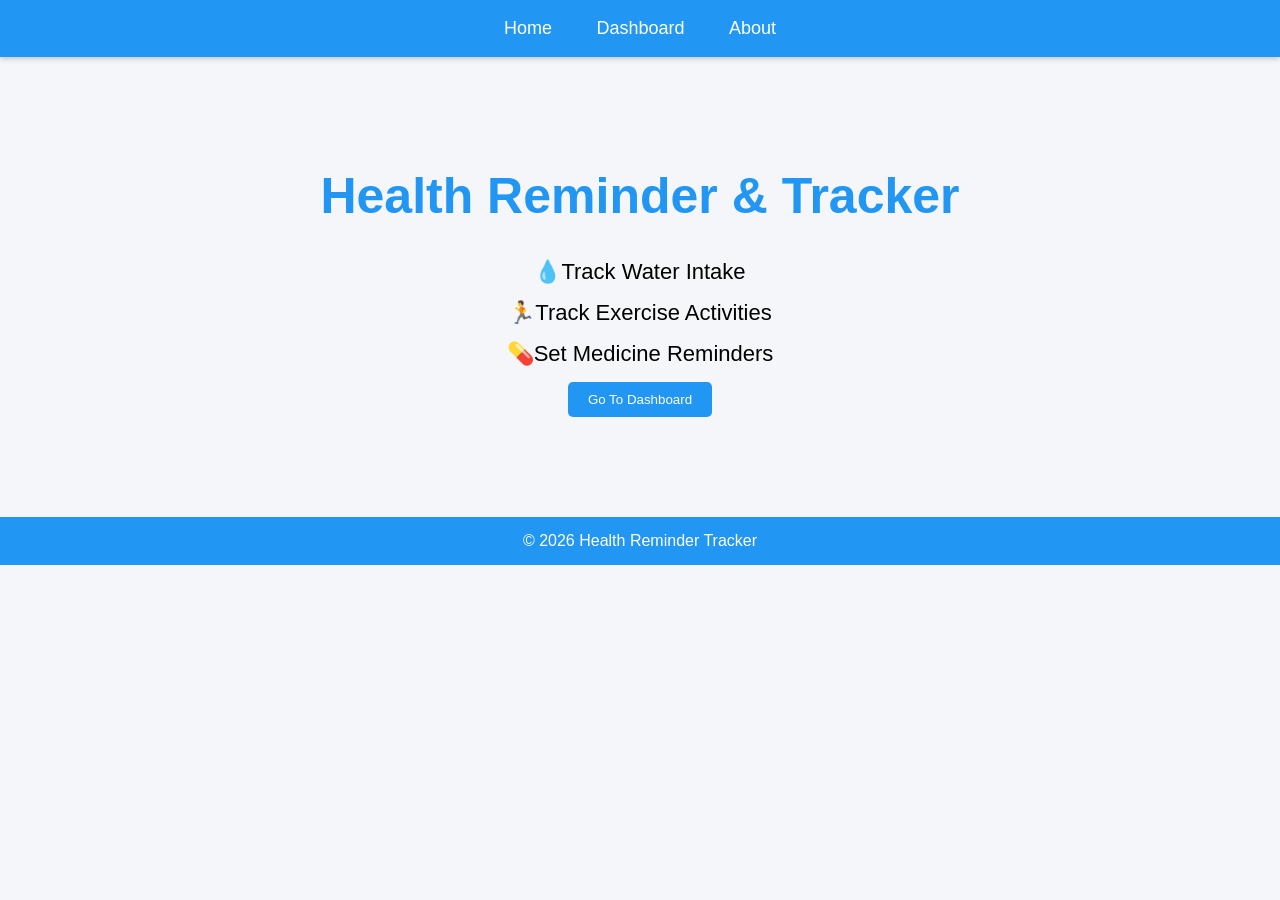
<file: index.html>
<!DOCTYPE html>
<html>
    <head>
        <title>Health Tracker</title>
        <link rel="stylesheet" href="style.css">

    </head>
    <body>

<nav>
    <a href="index.html">Home</a>
    <a href="dashboard.html">Dashboard</a>
    <a href="about.html">About</a>
</nav>

<div class="home-container">

    <h1>Health Reminder & Tracker</h1>

    <p>💧Track Water Intake</p>

    <p>🏃Track Exercise Activities</p>

    <p>💊Set Medicine Reminders</p>

    <a href="dashboard.html">
        <button>Go To Dashboard</button>
    </a>

</div>

<footer>
    © 2026 Health Reminder Tracker
</footer>

</body>

    <script src="script.js"></script>

    

</html>
</file>
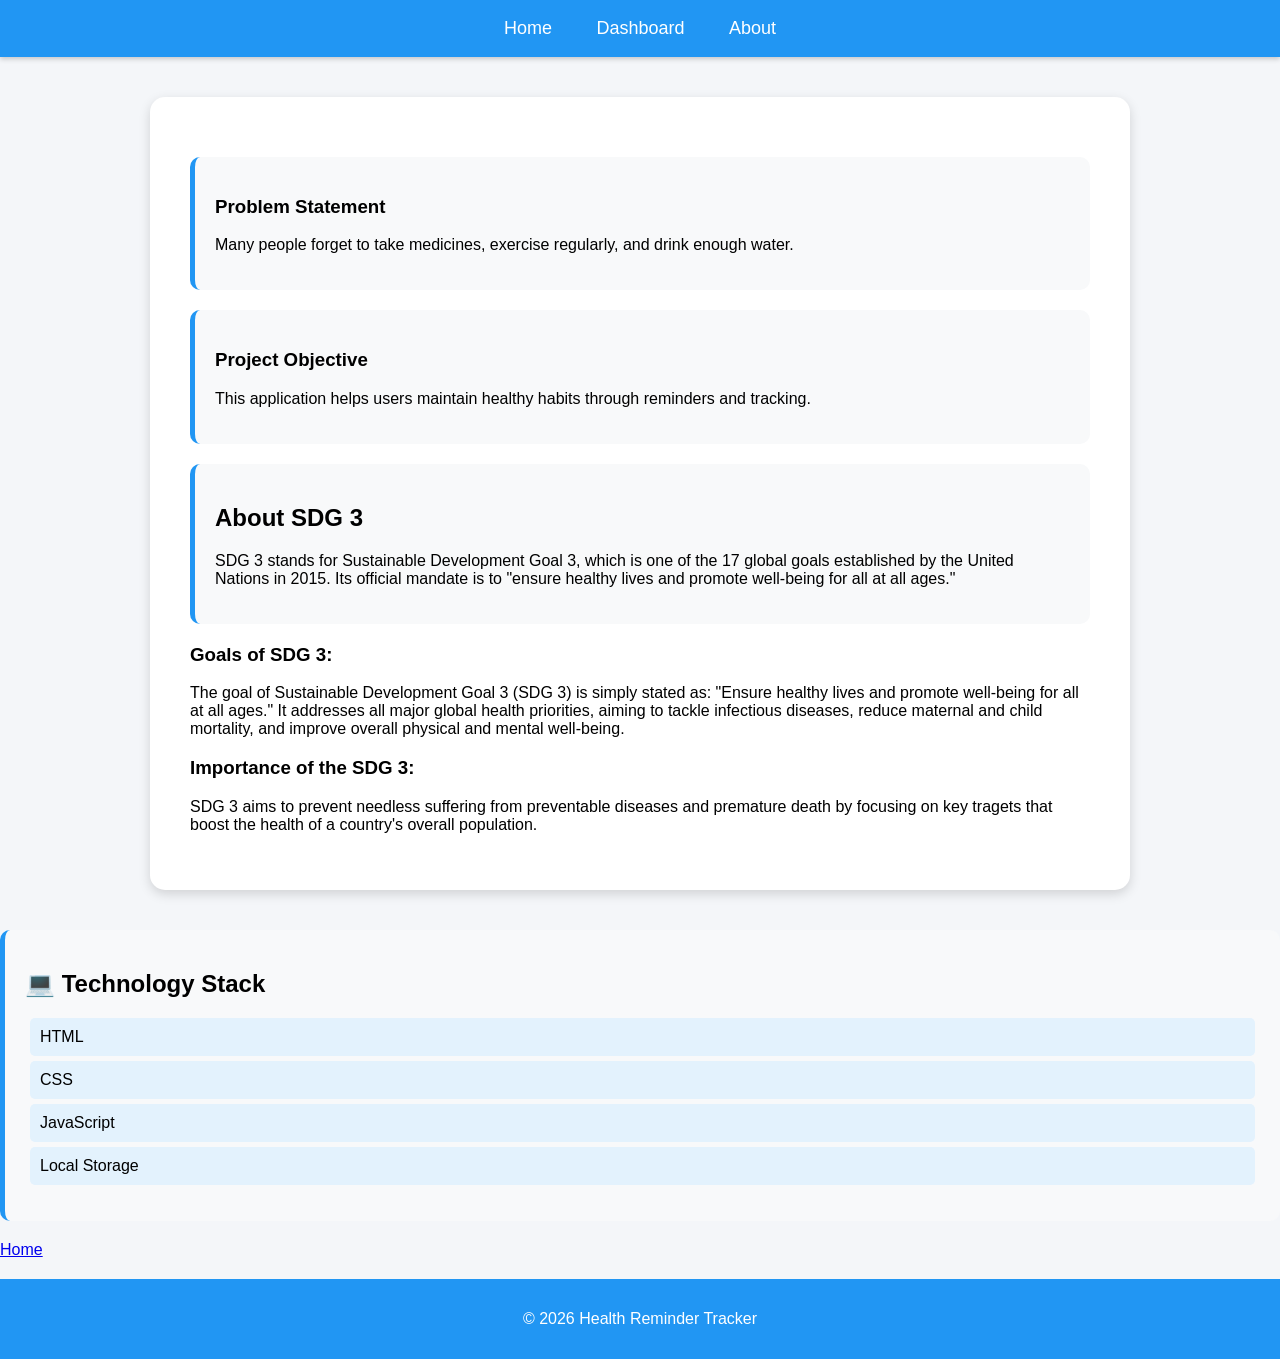
<file: about.html>
<!DOCTYPE html>
<html>
<head>
    <title>About</title>
    <link rel="stylesheet" href="style.css">
</head>
<body>

  <nav>
     <a href="index.html">Home</a>
     <a href="dashboard.html">Dashboard</a>
     <a href="about.html">About</a>
  </nav>

<div class="about-container">

<div class="info-box">
  <h3>Problem Statement</h3>
  <p>
    Many people forget to take medicines,
    exercise regularly, and drink enough water.
  </p>
</div>

<div class="info-box">
  <h3>Project Objective</h3>
  <p>
   This application helps users maintain
   healthy habits through reminders and tracking.
  </p>
</div>

<div class="info-box">
 <h2>About SDG 3</h2>

  <p>
     SDG 3 stands for Sustainable Development Goal 3, which is one of the 17 global goals established by the United Nations in 2015. Its official mandate is to "ensure healthy lives and promote well-being for all at all ages."
  </p>
  </div>

  <p>
    <h3>Goals of SDG 3:</h3>
    The goal of Sustainable Development Goal 3 (SDG 3) is 
    simply stated as: "Ensure healthy lives and promote well-being for all
    at all ages." It addresses all major global health priorities, aiming to
    tackle infectious diseases, reduce maternal and child mortality, and
    improve overall physical and mental well-being.
  </p>

  <p>
    <h3>Importance of the SDG 3:</h3>
    SDG 3 aims to prevent needless suffering from preventable diseases and premature 
    death by focusing on key tragets that boost the health
    of a country's overall population.
  </p>

</div>


<div class="info-box">

<h2>💻 Technology Stack</h2>

<ul>

<li>HTML</li>

<li>CSS</li>

<li>JavaScript</li>

<li>Local Storage</li>

</ul>

</div>

<a href="index.html">Home</a>

<footer>

<p>
© 2026 Health Reminder Tracker
</p>

</footer>

</body>
</html>
</file>
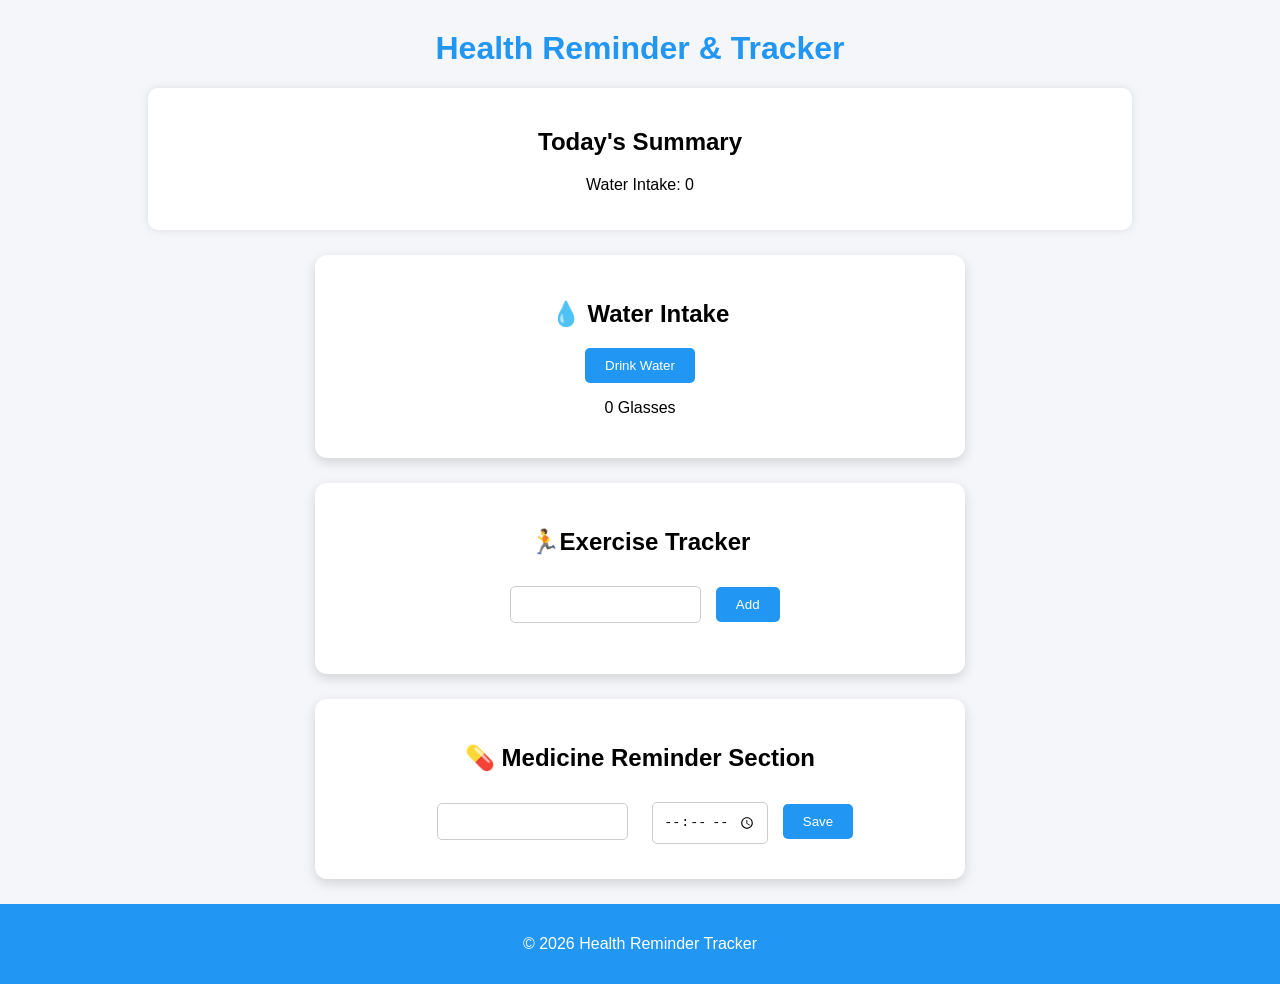
<file: dashboard.html>
<body>
<div class="container">

    <h1>Health Reminder & Tracker </h1>

    <div class="summary">
        <h2>Today's Summary</h2>
        <p id="summary">
            Water Intake: 0
        </p>
    </div>


<div class="card">
    <h2>💧 Water Intake</h2>
    <button onclick="addWater()">
         Drink Water
    </button>
    
    <p id="waterCount">
       0 Glasses
    </p>
</div>    



<div class="card">
    <h2> 🏃Exercise Tracker</h2>
    
    <input type="text" id="exercise">

    <button onclick="addExercise()">
       Add
    </button>

<ul id="exerciseList"></ul>
</div>


<div class="card">
    <h2> 💊 Medicine Reminder Section</h2>

    <input type="text" id="medicine">

    <input type="time" id="time">

    <button onclick="saveMedicine()">
        Save
    </button>

</div>

</div>

<footer>
<p>© 2026 Health Reminder Tracker</p>
</footer>

<link rel="stylesheet" href="style.css">

</body>

<script src="script.js"></script>
</file>
<file: style.css>
body{
    margin:0;
    padding:0;
    font-family:Arial, sans-serif;
    background:#f4f6f9;
}

.container{
    width:80%;
    margin:auto;
    text-align:center;
}

h1{
    color:#2196F3;
    margin-top:30px;
}

.summary{
    background:white;
    padding:20px;
    border-radius:10px;
    margin:20px;
    box-shadow:0 0 10px rgba(0,0,0,0.1);
}

.card{
    background:white;
    padding:25px;
    margin:25px auto;
    border-radius:12px;
    box-shadow:0 4px 12px rgba(0,0,0,0.15);
    max-width:600px;
}

input{
    padding:10px;
    margin:10px;
    border:1px solid #ccc;
    border-radius:5px;
}

button{
    background:#2196F3;
    color:white;
    border:none;
    padding:10px 20px;
    border-radius:5px;
    cursor:pointer;
}

button:hover{
  background:#1976D2;
}

ul{
    list-style:none;
    padding:0;
}

li{
    background:#e3f2fd;
    margin:5px;
    padding:10px;
    border-radius:5px;
}

footer{
    background:#2196F3;
    color:white;
    padding:15px;
    margin-top:20px;
    text-align:center;
}

nav{
    background:#2196F3;
    padding:18px;
    text-align:center;
    box-shadow:0 2px 5px rgba(0,0,0,0.2);
}

nav a{
    color:white;
    text-decoration:none;
    margin:20px;
    font-size:18px;
}


/* ===== HOME PAGE ===== */

.home-container{
    text-align:center;
    padding:80px 20px;
}

.home-container h1{
    font-size:50px;
}

.home-container p{
    font-size:22px;
    margin:15px;
}

.about-container{
    max-width:900px;
    margin:40px auto;
    background:white;
    padding:40px;
    border-radius:15px;
    box-shadow:0 4px 12px rgba(0,0,0,0.15);
}

.info-box{
    background:#f8f9fa;
    padding:20px;
    margin:20px 0;
    border-left:5px solid #2196F3;
    border-radius:10px;
}
</file>
